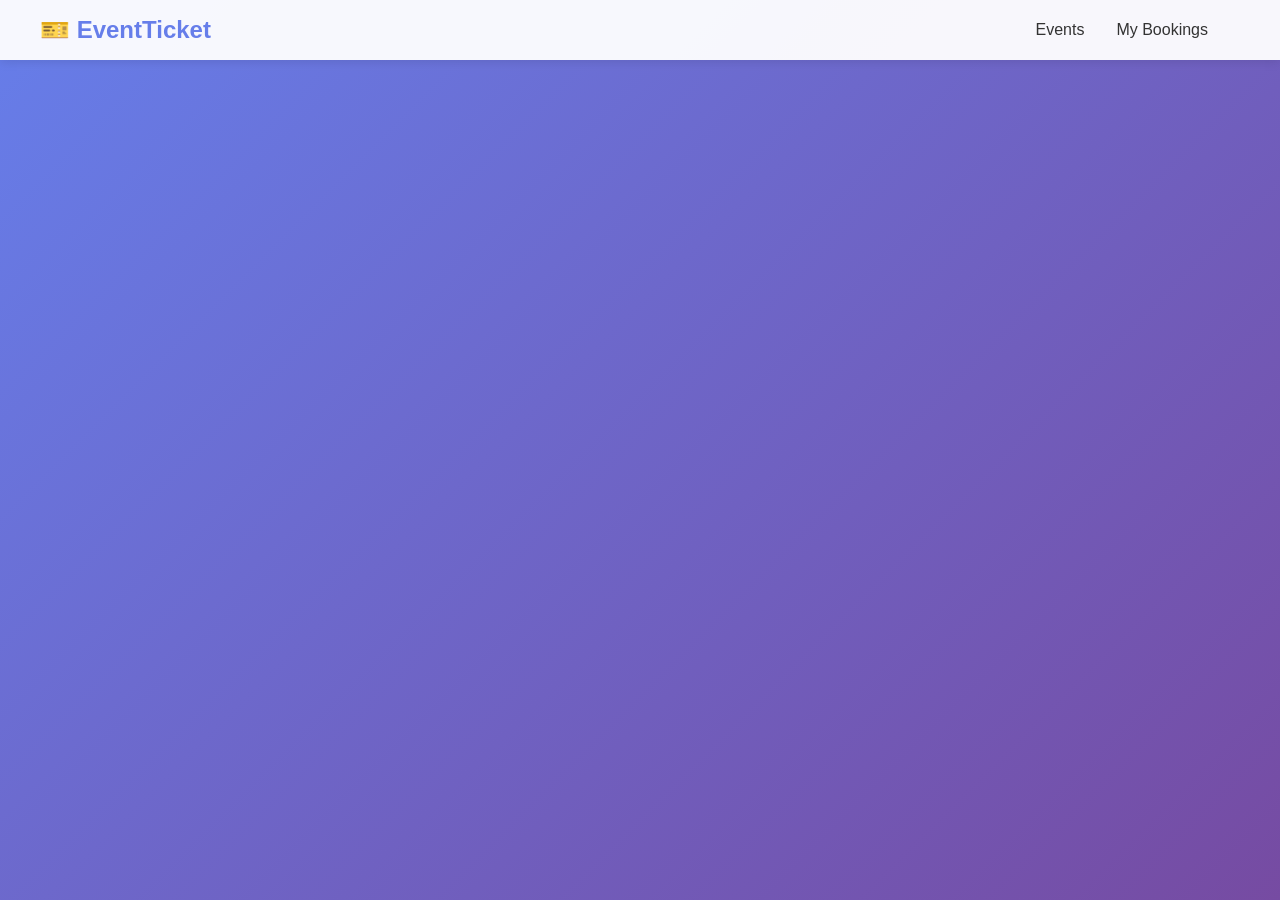
<file: templates/index.html>
<!DOCTYPE html>
<html lang="en">
<head>
    <meta charset="UTF-8">
    <meta name="viewport" content="width=device-width, initial-scale=1.0">
    <title>Event Ticketing Platform</title>
    <link rel="stylesheet" href="/static/css/style.css">
</head>
<body>
    <nav class="navbar">
        <div class="nav-container">
            <h1 class="nav-logo">🎫 EventTicket</h1>
            <div class="nav-menu">
                <a href="/" class="nav-link">Events</a>
                <a href="/my-bookings" class="nav-link">My Bookings</a>
                <div id="auth-buttons"></div>
            </div>
        </div>
    </nav>

    <main class="main-content">
        <div id="app"></div>
    </main>

    <script src="https://cdn.socket.io/4.5.4/socket.io.min.js"></script>
    <script src="/static/js/app.js"></script>
</body>
</html>
</file>
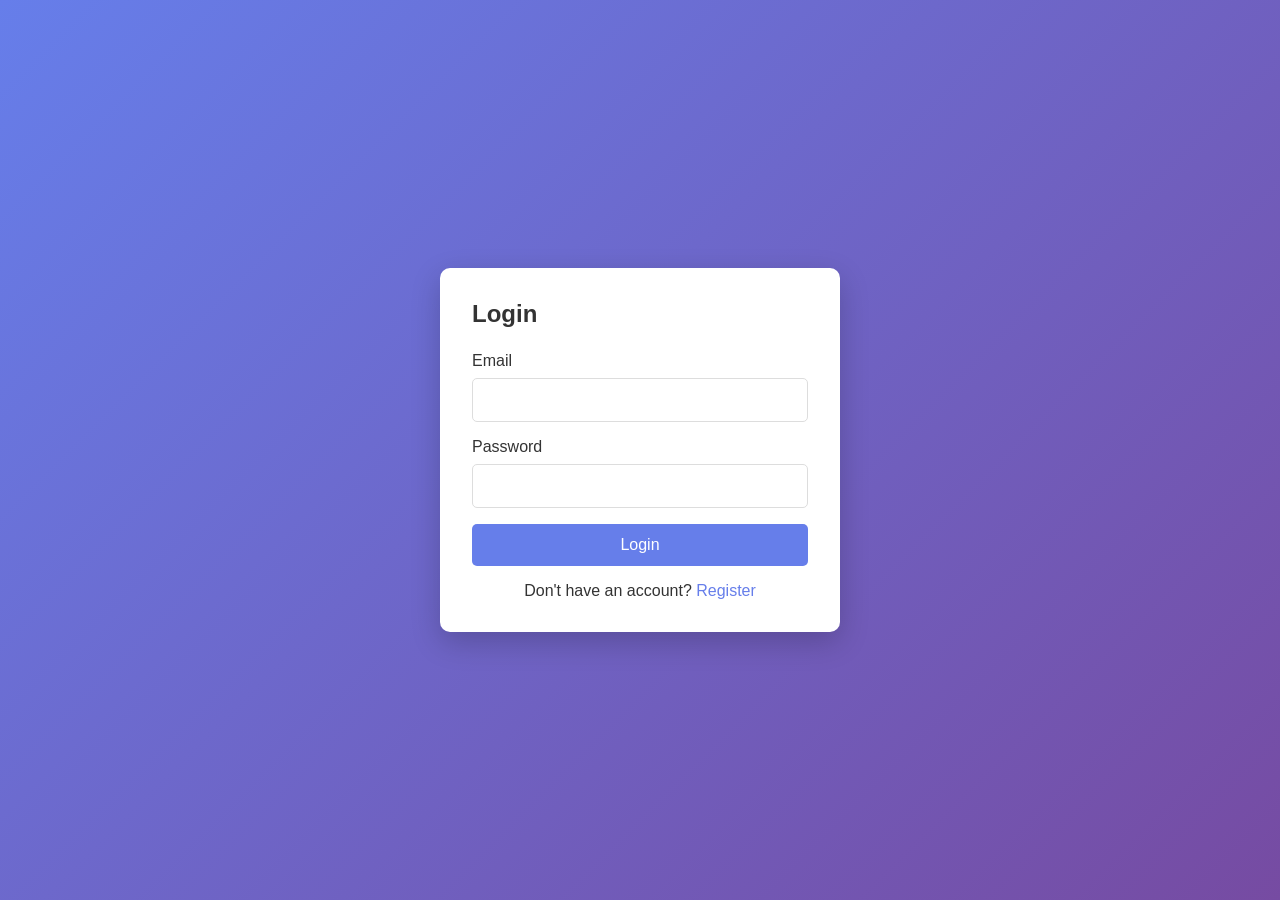
<file: templates/login.html>
<!DOCTYPE html>
<html lang="en">
<head>
    <meta charset="UTF-8">
    <meta name="viewport" content="width=device-width, initial-scale=1.0">
    <title>Login - Event Ticketing</title>
    <link rel="stylesheet" href="/static/css/style.css">
</head>
<body>
    <div class="auth-container">
        <div class="auth-card">
            <h2>Login</h2>
            <form id="login-form">
                <div class="form-group">
                    <label>Email</label>
                    <input type="email" id="email" required>
                </div>
                <div class="form-group">
                    <label>Password</label>
                    <input type="password" id="password" required>
                </div>
                <button type="submit" class="btn btn-primary">Login</button>
            </form>
            <p class="auth-switch">
                Don't have an account? <a href="/register">Register</a>
            </p>
        </div>
    </div>
    <script src="/static/js/auth.js"></script>
</body>
</html>
</file>
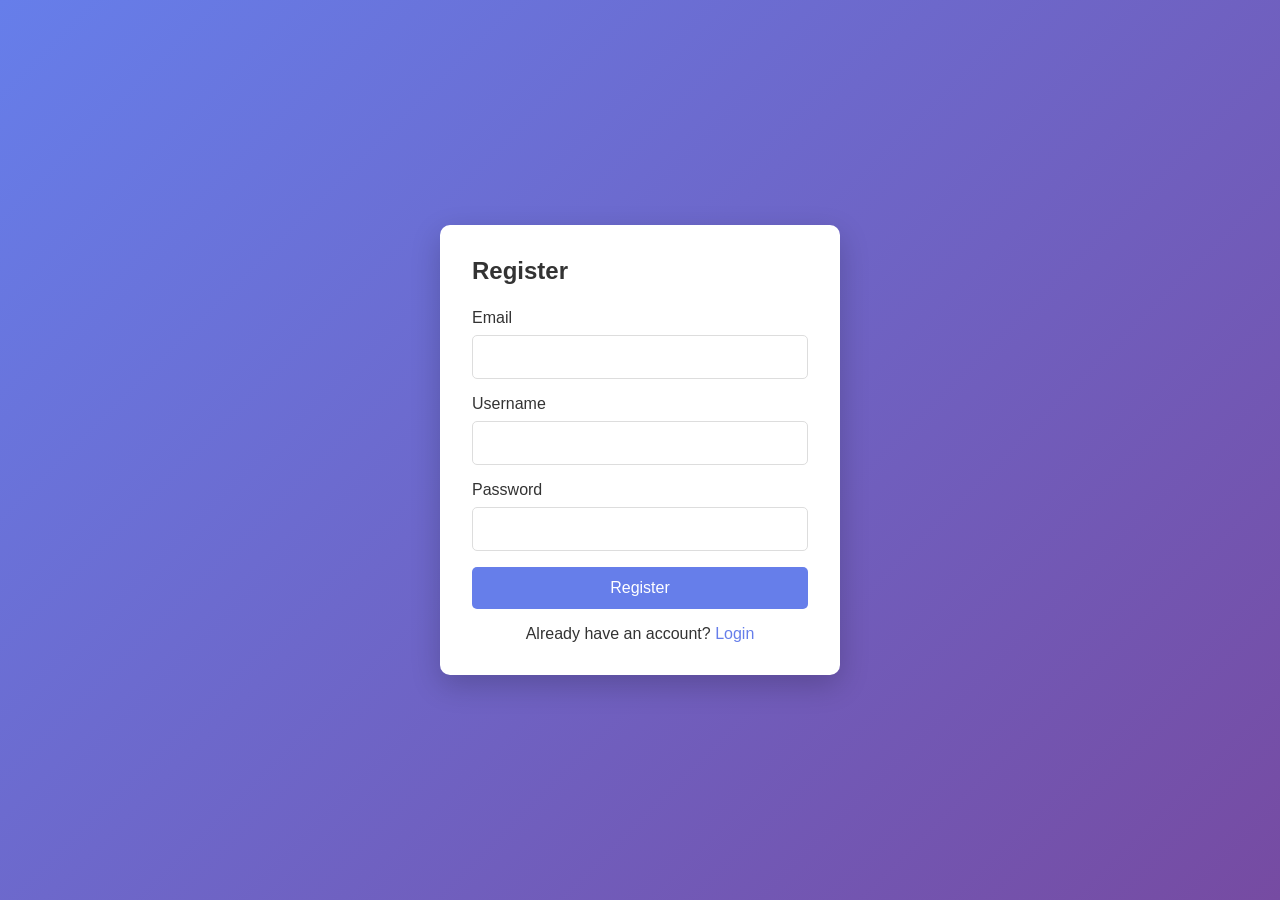
<file: templates/register.html>
<!DOCTYPE html>
<html lang="en">
<head>
    <meta charset="UTF-8">
    <meta name="viewport" content="width=device-width, initial-scale=1.0">
    <title>Register - Event Ticketing</title>
    <link rel="stylesheet" href="/static/css/style.css">
</head>
<body>
    <div class="auth-container">
        <div class="auth-card">
            <h2>Register</h2>
            <form id="register-form">
                <div class="form-group">
                    <label>Email</label>
                    <input type="email" id="email" required>
                </div>
                <div class="form-group">
                    <label>Username</label>
                    <input type="text" id="username" required>
                </div>
                <div class="form-group">
                    <label>Password</label>
                    <input type="password" id="password" required>
                </div>
                <button type="submit" class="btn btn-primary">Register</button>
            </form>
            <p class="auth-switch">
                Already have an account? <a href="/login">Login</a>
            </p>
        </div>
    </div>
    <script src="/static/js/auth.js"></script>
</body>
</html>
</file>
<file: static/css/style.css>
* {
    margin: 0;
    padding: 0;
    box-sizing: border-box;
}

body {
    font-family: 'Segoe UI', Tahoma, Geneva, Verdana, sans-serif;
    background: linear-gradient(135deg, #667eea 0%, #764ba2 100%);
    min-height: 100vh;
    color: #333;
}

.navbar {
    background: rgba(255, 255, 255, 0.95);
    padding: 1rem 2rem;
    box-shadow: 0 2px 10px rgba(0, 0, 0, 0.1);
}

.nav-container {
    max-width: 1200px;
    margin: 0 auto;
    display: flex;
    justify-content: space-between;
    align-items: center;
}

.nav-logo {
    font-size: 1.5rem;
    color: #667eea;
}

.nav-menu {
    display: flex;
    gap: 2rem;
    align-items: center;
}

.nav-link {
    text-decoration: none;
    color: #333;
    font-weight: 500;
    transition: color 0.3s;
}

.nav-link:hover {
    color: #667eea;
}

.main-content {
    max-width: 1200px;
    margin: 2rem auto;
    padding: 0 2rem;
}

.auth-container {
    display: flex;
    justify-content: center;
    align-items: center;
    min-height: 100vh;
    background: linear-gradient(135deg, #667eea 0%, #764ba2 100%);
}

.auth-card {
    background: white;
    padding: 2rem;
    border-radius: 10px;
    box-shadow: 0 10px 30px rgba(0, 0, 0, 0.2);
    width: 100%;
    max-width: 400px;
}

.auth-card h2 {
    margin-bottom: 1.5rem;
    color: #333;
}

.form-group {
    margin-bottom: 1rem;
}

.form-group label {
    display: block;
    margin-bottom: 0.5rem;
    font-weight: 500;
}

.form-group input {
    width: 100%;
    padding: 0.75rem;
    border: 1px solid #ddd;
    border-radius: 5px;
    font-size: 1rem;
}

.btn {
    padding: 0.75rem 1.5rem;
    border: none;
    border-radius: 5px;
    font-size: 1rem;
    cursor: pointer;
    transition: all 0.3s;
}

.btn-primary {
    background: #667eea;
    color: white;
    width: 100%;
}

.btn-primary:hover {
    background: #5568d3;
}

.auth-switch {
    margin-top: 1rem;
    text-align: center;
}

.auth-switch a {
    color: #667eea;
    text-decoration: none;
}

.events-grid {
    display: grid;
    grid-template-columns: repeat(auto-fill, minmax(300px, 1fr));
    gap: 2rem;
}

.event-card {
    background: white;
    border-radius: 10px;
    overflow: hidden;
    box-shadow: 0 5px 15px rgba(0, 0, 0, 0.1);
    transition: transform 0.3s;
}

.event-card:hover {
    transform: translateY(-5px);
}

.event-image {
    height: 200px;
    background: linear-gradient(135deg, #667eea 0%, #764ba2 100%);
    display: flex;
    align-items: center;
    justify-content: center;
    color: white;
    font-size: 3rem;
}

.event-details {
    padding: 1.5rem;
}

.event-title {
    font-size: 1.25rem;
    margin-bottom: 0.5rem;
    color: #333;
}

.event-info {
    color: #666;
    margin-bottom: 0.5rem;
}

.event-price {
    font-size: 1.5rem;
    color: #667eea;
    font-weight: bold;
    margin: 1rem 0;
}

.btn-view {
    background: #667eea;
    color: white;
    width: 100%;
}

.seat-grid {
    display: grid;
    gap: 0.5rem;
    justify-content: center;
    margin: 2rem 0;
}

.seat {
    width: 40px;
    height: 40px;
    border: 2px solid #ddd;
    border-radius: 5px;
    cursor: pointer;
    display: flex;
    align-items: center;
    justify-content: center;
    font-size: 0.75rem;
    transition: all 0.3s;
}

.seat.available {
    background: #4CAF50;
    border-color: #4CAF50;
    color: white;
}

.seat.reserved {
    background: #FFC107;
    border-color: #FFC107;
    color: white;
}

.seat.booked {
    background: #f44336;
    border-color: #f44336;
    color: white;
    cursor: not-allowed;
}

.seat.selected {
    background: #667eea;
    border-color: #667eea;
    color: white;
}

.seat:hover:not(.booked) {
    transform: scale(1.1);
}

.booking-summary {
    background: white;
    padding: 2rem;
    border-radius: 10px;
    margin-top: 2rem;
    box-shadow: 0 5px 15px rgba(0, 0, 0, 0.1);
}

.summary-item {
    display: flex;
    justify-content: space-between;
    margin-bottom: 1rem;
    padding-bottom: 1rem;
    border-bottom: 1px solid #eee;
}

.total {
    font-size: 1.5rem;
    font-weight: bold;
    color: #667eea;
}

.btn-book {
    background: #4CAF50;
    color: white;
    width: 100%;
    margin-top: 1rem;
}

.btn-book:hover {
    background: #45a049;
}

.btn-cancel {
    background: #f44336;
    color: white;
    margin-left: 0.5rem;
}

.loading {
    text-align: center;
    padding: 2rem;
    color: white;
}

.error {
    background: #f44336;
    color: white;
    padding: 1rem;
    border-radius: 5px;
    margin: 1rem 0;
}

.success {
    background: #4CAF50;
    color: white;
    padding: 1rem;
    border-radius: 5px;
    margin: 1rem 0;
}
</file>
